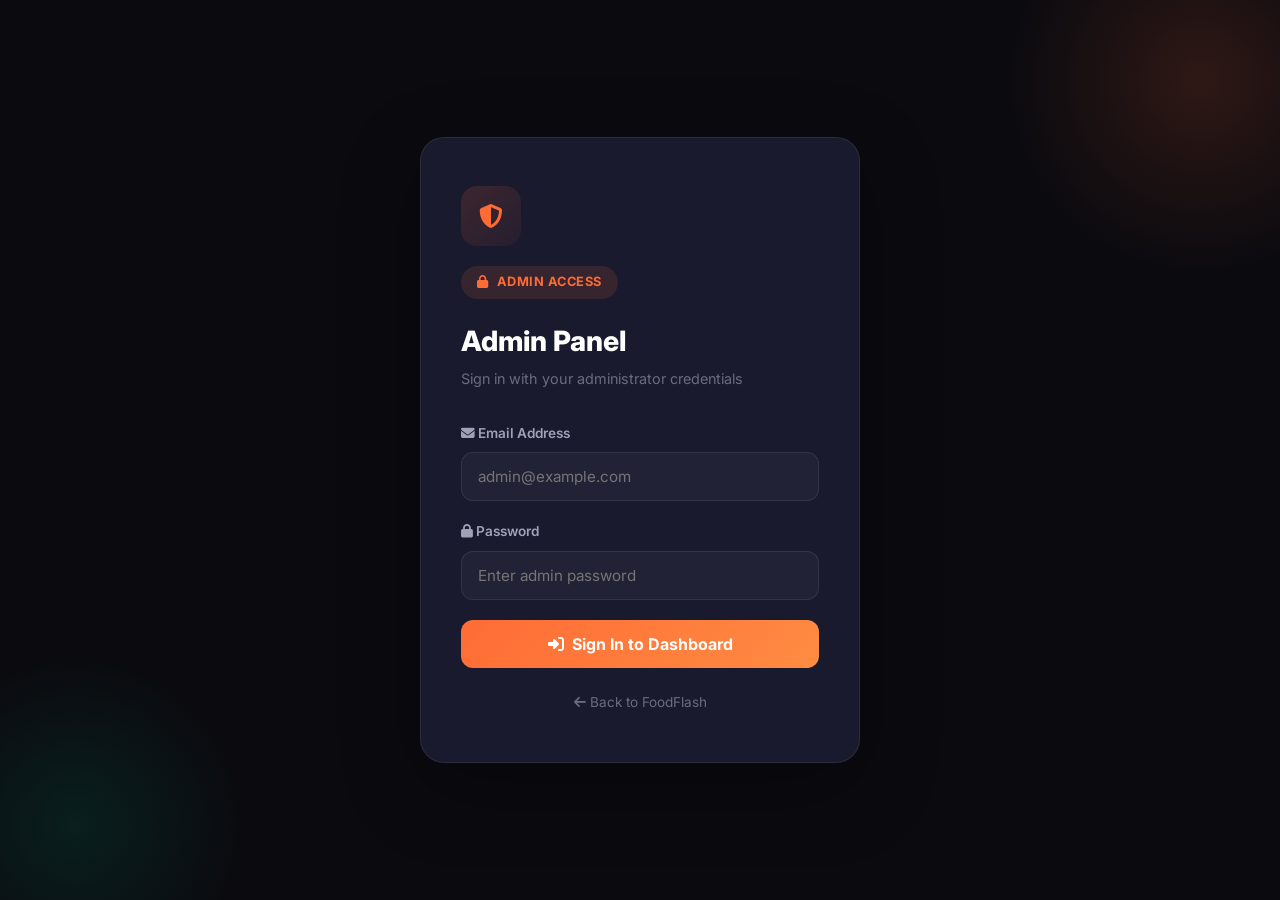
<file: frontend/admin-login.html>
<!DOCTYPE html>
<html lang="en">
<head>
  <meta charset="UTF-8">
  <meta name="viewport" content="width=device-width, initial-scale=1.0">
  <meta name="description" content="FoodFlash Admin Panel — Login to manage restaurants, orders, and analytics.">
  <title>Admin Login — FoodFlash</title>
  <link rel="stylesheet" href="css/styles.css">
  <link rel="stylesheet" href="https://cdnjs.cloudflare.com/ajax/libs/font-awesome/6.5.1/css/all.min.css">
  <style>
    .admin-login-page {
      min-height: 100vh;
      display: flex;
      align-items: center;
      justify-content: center;
      background: var(--bg-primary);
      position: relative;
      overflow: hidden;
    }
    .admin-login-page::before {
      content: '';
      position: absolute;
      top: -120px; right: -120px;
      width: 400px; height: 400px;
      border-radius: 50%;
      background: radial-gradient(circle, rgba(255,107,53,0.15), transparent 70%);
      pointer-events: none;
    }
    .admin-login-page::after {
      content: '';
      position: absolute;
      bottom: -100px; left: -100px;
      width: 350px; height: 350px;
      border-radius: 50%;
      background: radial-gradient(circle, rgba(6,214,160,0.1), transparent 70%);
      pointer-events: none;
    }
    .admin-login-card {
      background: var(--bg-card);
      border: 1px solid var(--border-glass);
      border-radius: 24px;
      padding: 48px 40px;
      max-width: 440px;
      width: 90%;
      backdrop-filter: blur(20px);
      box-shadow: 0 24px 80px rgba(0,0,0,0.25);
      position: relative;
      z-index: 1;
      animation: slideUp 0.5s ease;
    }
    @keyframes slideUp {
      from { opacity: 0; transform: translateY(30px); }
      to { opacity: 1; transform: translateY(0); }
    }
    .admin-badge {
      display: inline-flex;
      align-items: center;
      gap: 8px;
      padding: 6px 16px;
      border-radius: 50px;
      background: rgba(255,107,53,0.12);
      color: var(--accent-orange);
      font-size: 0.8rem;
      font-weight: 700;
      letter-spacing: 0.5px;
      text-transform: uppercase;
      margin-bottom: 20px;
    }
    .admin-login-card h2 {
      font-size: 1.75rem;
      font-weight: 800;
      margin-bottom: 4px;
    }
    .admin-login-card .subtitle {
      color: var(--text-muted);
      font-size: 0.9rem;
      margin-bottom: 32px;
    }
    .admin-login-card .form-group {
      margin-bottom: 20px;
    }
    .admin-login-card label {
      display: block;
      font-size: 0.85rem;
      font-weight: 600;
      margin-bottom: 8px;
      color: var(--text-secondary);
    }
    .admin-login-card .form-input {
      width: 100%;
      padding: 14px 16px;
      border-radius: 12px;
      border: 1px solid var(--border-glass);
      background: var(--bg-glass);
      color: var(--text-primary);
      font-size: 0.95rem;
      transition: border-color 0.2s, box-shadow 0.2s;
    }
    .admin-login-card .form-input:focus {
      outline: none;
      border-color: var(--accent-orange);
      box-shadow: 0 0 0 3px rgba(255,107,53,0.15);
    }
    .login-btn {
      width: 100%;
      padding: 14px;
      border: none;
      border-radius: 12px;
      background: linear-gradient(135deg, var(--accent-orange), #ff8c42);
      color: #fff;
      font-size: 1rem;
      font-weight: 700;
      cursor: pointer;
      display: flex;
      align-items: center;
      justify-content: center;
      gap: 8px;
      transition: transform 0.15s, box-shadow 0.2s;
      margin-top: 8px;
    }
    .login-btn:hover {
      transform: translateY(-2px);
      box-shadow: 0 8px 24px rgba(255,107,53,0.3);
    }
    .login-btn:disabled {
      opacity: 0.7;
      cursor: not-allowed;
      transform: none;
    }
    .back-link {
      display: block;
      text-align: center;
      margin-top: 24px;
      color: var(--text-muted);
      font-size: 0.85rem;
      text-decoration: none;
      transition: color 0.2s;
    }
    .back-link:hover { color: var(--accent-orange); }
    .error-msg {
      background: rgba(231,76,60,0.12);
      color: #e74c3c;
      padding: 12px 16px;
      border-radius: 10px;
      font-size: 0.85rem;
      margin-bottom: 20px;
      display: none;
      align-items: center;
      gap: 8px;
    }
    .error-msg.show { display: flex; }
    .lock-icon {
      width: 60px; height: 60px;
      border-radius: 16px;
      background: linear-gradient(135deg, rgba(255,107,53,0.15), rgba(255,107,53,0.05));
      display: flex; align-items: center; justify-content: center;
      font-size: 1.5rem; color: var(--accent-orange);
      margin-bottom: 20px;
    }
  </style>
</head>
<body>
  <div class="admin-login-page">
    <div class="admin-login-card">
      <div class="lock-icon"><i class="fas fa-shield-halved"></i></div>
      <div class="admin-badge"><i class="fas fa-lock"></i> Admin Access</div>
      <h2>Admin Panel</h2>
      <p class="subtitle">Sign in with your administrator credentials</p>

      <div class="error-msg" id="errorMsg">
        <i class="fas fa-exclamation-circle"></i>
        <span id="errorText">Invalid credentials</span>
      </div>

      <form id="adminLoginForm">
        <div class="form-group">
          <label for="adminEmail"><i class="fas fa-envelope"></i> Email Address</label>
          <input type="email" id="adminEmail" class="form-input" placeholder="admin@example.com" required>
        </div>
        <div class="form-group">
          <label for="adminPassword"><i class="fas fa-lock"></i> Password</label>
          <input type="password" id="adminPassword" class="form-input" placeholder="Enter admin password" required>
        </div>
        <button type="submit" class="login-btn" id="adminLoginBtn">
          <i class="fas fa-sign-in-alt"></i> Sign In to Dashboard
        </button>
      </form>

      <a href="index.html" class="back-link"><i class="fas fa-arrow-left"></i> Back to FoodFlash</a>
    </div>
  </div>

  <script src="js/app.js"></script>
  <script>
    const API = window.FOODFLASH_API || 'http://localhost:5000/api';

    // If already logged in as admin, redirect
    (function() {
      const user = JSON.parse(localStorage.getItem('foodflash_user') || 'null');
      if (user && user.role === 'admin') {
        window.location.href = 'admin.html';
      }
    })();

    document.getElementById('adminLoginForm').addEventListener('submit', async (e) => {
      e.preventDefault();
      const email = document.getElementById('adminEmail').value;
      const password = document.getElementById('adminPassword').value;
      const btn = document.getElementById('adminLoginBtn');
      const errorDiv = document.getElementById('errorMsg');
      const errorText = document.getElementById('errorText');

      errorDiv.classList.remove('show');
      btn.disabled = true;
      btn.innerHTML = '<i class="fas fa-spinner fa-spin"></i> Signing in...';

      try {
        const res = await fetch(`${API}/auth/login`, {
          method: 'POST',
          headers: { 'Content-Type': 'application/json' },
          body: JSON.stringify({ email, password })
        });
        const data = await res.json();

        if (!res.ok) {
          throw new Error(data.error || 'Invalid email or password');
        }

        // Check if user has admin role
        if (data.user.role !== 'admin') {
          throw new Error('Access denied. This login is for admin accounts only.');
        }

        // Store auth data
        localStorage.setItem('foodflash_token', data.token);
        localStorage.setItem('foodflash_user', JSON.stringify(data.user));

        showToast('Admin login successful! Redirecting...');
        setTimeout(() => { window.location.href = 'admin.html'; }, 800);

      } catch (err) {
        errorText.textContent = err.message;
        errorDiv.classList.add('show');
        btn.disabled = false;
        btn.innerHTML = '<i class="fas fa-sign-in-alt"></i> Sign In to Dashboard';
      }
    });
  </script>
</body>
</html>
</file>
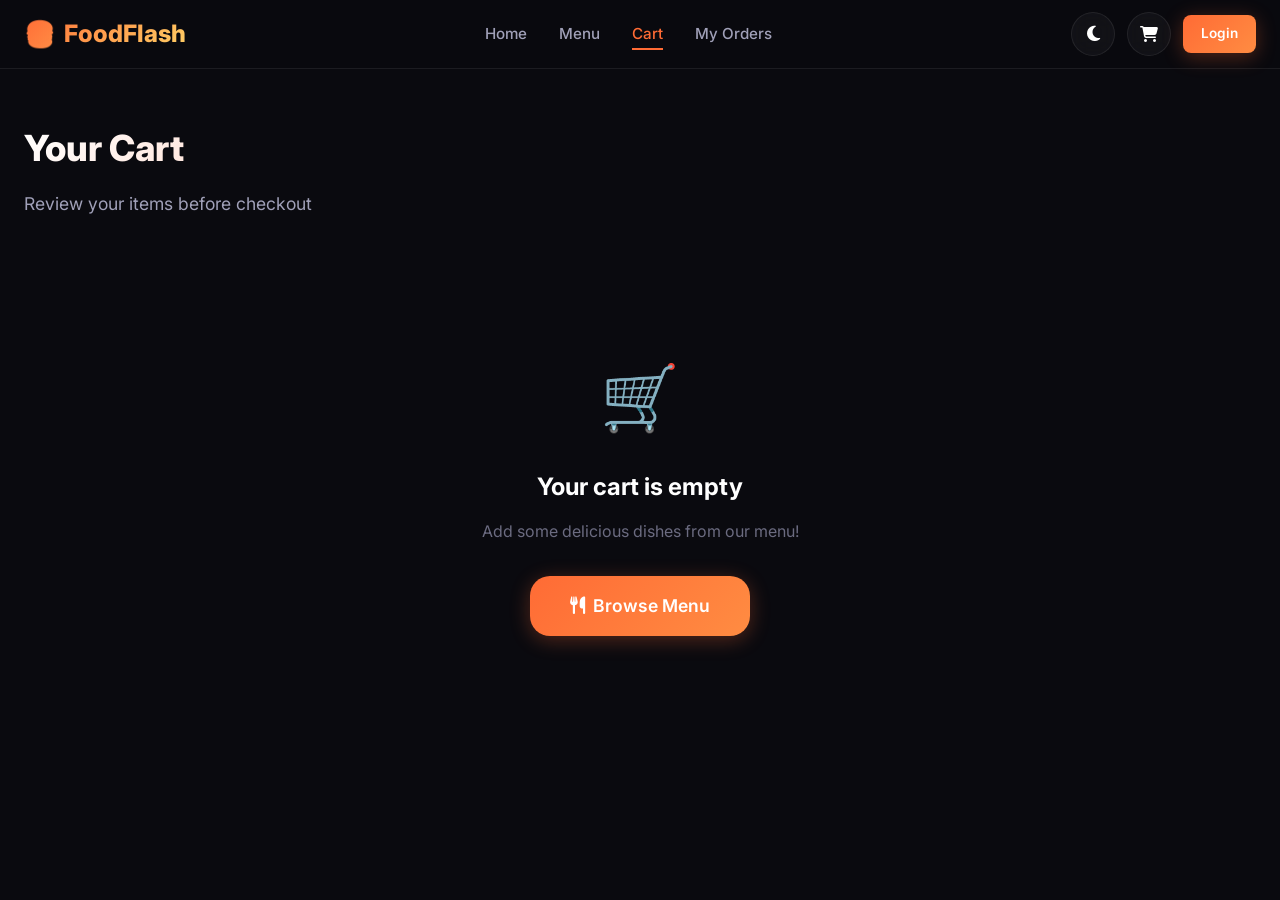
<file: frontend/cart.html>
<!DOCTYPE html>
<html lang="en">
<head>
  <meta charset="UTF-8">
  <meta name="viewport" content="width=device-width, initial-scale=1.0">
  <meta name="description" content="Your FoodFlash shopping cart. Review items, adjust quantities, and proceed to checkout.">
  <title>Cart — FoodFlash</title>
  <link rel="stylesheet" href="css/styles.css">
  <link rel="stylesheet" href="https://cdnjs.cloudflare.com/ajax/libs/font-awesome/6.5.1/css/all.min.css">
</head>
<body>
  <nav class="navbar scrolled" id="navbar">
    <div class="container">
      <a href="index.html" class="nav-logo"><span>🍔</span> FoodFlash</a>
      <div class="nav-links" id="navLinks">
        <a href="index.html">Home</a><a href="menu.html">Menu</a>
        <a href="cart.html" class="active">Cart</a><a href="orders.html">My Orders</a>
      </div>
      <div class="nav-actions">
        <button class="theme-toggle" id="themeToggle" aria-label="Toggle theme">
          <i class="fas fa-moon"></i><i class="fas fa-sun"></i>
        </button>
        <a href="cart.html" class="btn-icon cart-btn"><i class="fas fa-cart-shopping"></i><span class="cart-count" id="navCartCount">0</span></a>
        <a href="login.html" class="btn btn-primary btn-sm">Login</a>
        <button class="hamburger" id="hamburger"><span></span><span></span><span></span></button>
      </div>
    </div>
  </nav>

  <main class="section" style="padding-top:120px;">
    <div class="container">
      <h1 class="section-title">Your Cart</h1>
      <p class="section-subtitle" id="cartSubtitle">Review your items before checkout</p>

      <!-- Empty state -->
      <div id="emptyCart" style="display:none;text-align:center;padding:80px 0;">
        <div style="font-size:4rem;margin-bottom:20px;">🛒</div>
        <h2 style="margin-bottom:12px;">Your cart is empty</h2>
        <p style="color:var(--text-muted);margin-bottom:32px;">Add some delicious dishes from our menu!</p>
        <a href="menu.html" class="btn btn-primary btn-lg"><i class="fas fa-utensils"></i> Browse Menu</a>
      </div>

      <!-- Cart content -->
      <div class="cart-container" id="cartContent" style="display:none;">
        <div>
          <div class="cart-items" id="cartItemsList"></div>
        </div>
        <div class="cart-summary" id="cartSummary">
          <h3>Order Summary</h3>
          <div class="cart-summary-row"><span>Subtotal</span><span id="subtotal">₹0</span></div>
          <div class="cart-summary-row"><span>Taxes (5% GST)</span><span id="taxes">₹0</span></div>
          <div style="margin:20px 0;">
            <div class="search-bar" style="margin-bottom:0;max-width:100%;padding:10px 16px;">
              <i class="fas fa-tag search-icon"></i>
              <input type="text" id="couponInput" placeholder="Enter coupon code">
              <button class="btn btn-sm btn-secondary" id="applyCoupon">Apply</button>
            </div>
          </div>
          <div class="cart-summary-row" id="discountRow" style="display:none;color:var(--accent-green);">
            <span>Discount</span><span id="discount">-₹0</span>
          </div>
          <div class="cart-summary-row total"><span>Total</span><span id="totalAmount">₹0</span></div>
          <button class="btn btn-primary btn-lg" style="width:100%;margin-top:20px;" id="checkoutBtn">
            <i class="fas fa-lock"></i> Proceed to Checkout
          </button>
          <p style="text-align:center;font-size:0.8rem;color:var(--text-muted);margin-top:12px;">
            <i class="fas fa-shield-alt"></i> Secured by Razorpay
          </p>
        </div>
      </div>
    </div>
  </main>

  <script src="https://checkout.razorpay.com/v1/checkout.js"></script>
  <script src="js/app.js"></script>
  <script src="js/auth.js"></script>
  <script src="js/cart.js"></script>

</body>
</html>
</file>
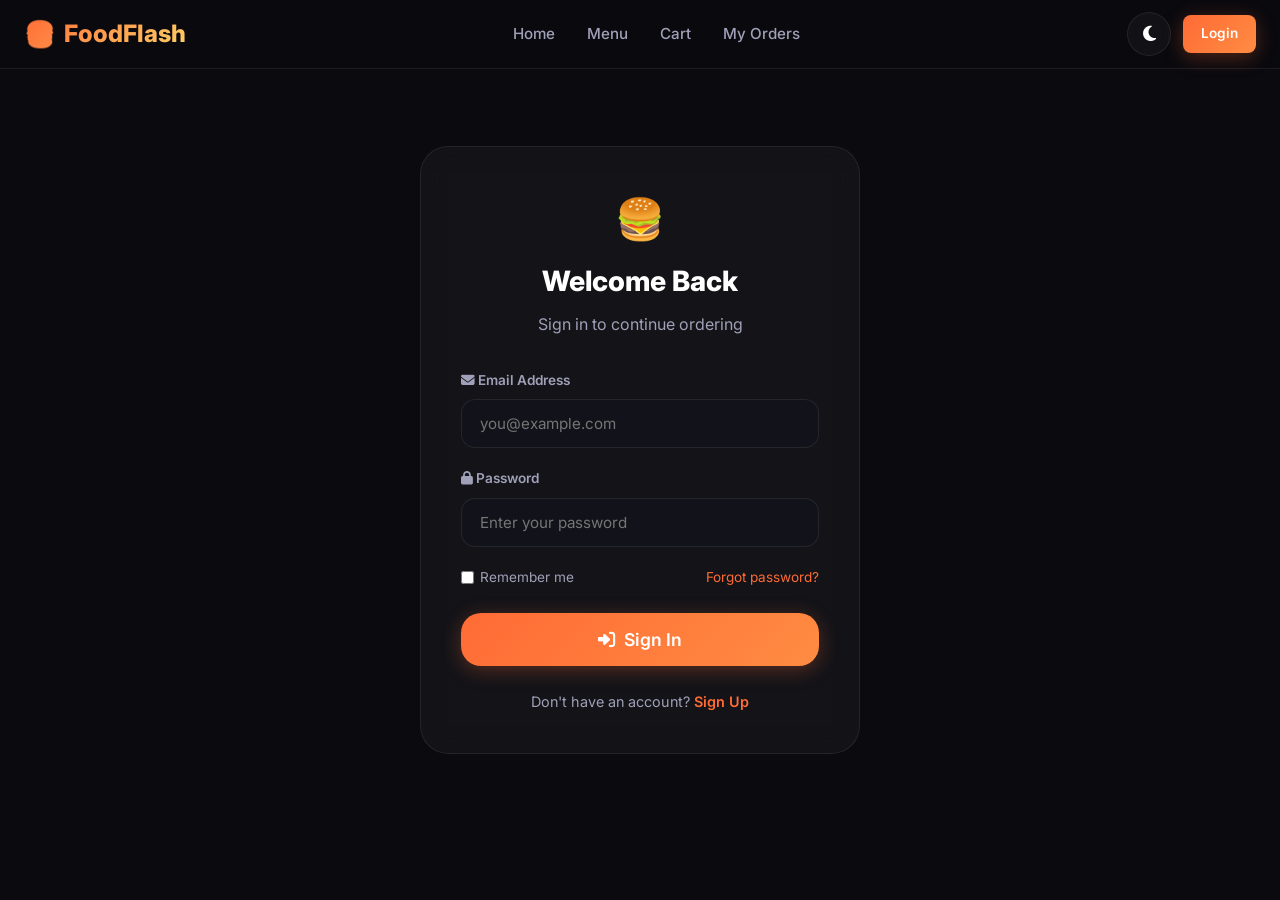
<file: frontend/login.html>
<!DOCTYPE html>
<html lang="en">
<head>
  <meta charset="UTF-8">
  <meta name="viewport" content="width=device-width, initial-scale=1.0">
  <meta name="description" content="Login to your FoodFlash account to order food and track deliveries.">
  <title>Login — FoodFlash</title>
  <link rel="stylesheet" href="css/styles.css">
  <link rel="stylesheet" href="https://cdnjs.cloudflare.com/ajax/libs/font-awesome/6.5.1/css/all.min.css">
</head>
<body>
  <nav class="navbar scrolled" id="navbar">
    <div class="container">
      <a href="index.html" class="nav-logo"><span>🍔</span> FoodFlash</a>
      <div class="nav-links" id="navLinks">
        <a href="index.html">Home</a><a href="menu.html">Menu</a>
        <a href="cart.html">Cart</a><a href="orders.html">My Orders</a>
      </div>
      <div class="nav-actions">
        <button class="theme-toggle" id="themeToggle" aria-label="Toggle theme">
          <i class="fas fa-moon"></i><i class="fas fa-sun"></i>
        </button>
        <a href="login.html" class="btn btn-primary btn-sm active">Login</a>
        <button class="hamburger" id="hamburger"><span></span><span></span><span></span></button>
      </div>
    </div>
  </nav>

  <div class="auth-page">
    <div class="auth-card animate-in">
      <div style="text-align:center;margin-bottom:8px;font-size:2.5rem;">🍔</div>
      <h2 style="text-align:center;">Welcome Back</h2>
      <p class="subtitle" style="text-align:center;">Sign in to continue ordering</p>
      <form id="loginForm">
        <div class="form-group">
          <label for="email"><i class="fas fa-envelope"></i> Email Address</label>
          <input type="email" id="email" class="form-input" placeholder="you@example.com" required>
        </div>
        <div class="form-group">
          <label for="password"><i class="fas fa-lock"></i> Password</label>
          <input type="password" id="password" class="form-input" placeholder="Enter your password" required>
        </div>
        <div style="display:flex;justify-content:space-between;align-items:center;margin-bottom:24px;font-size:0.85rem;">
          <label style="display:flex;align-items:center;gap:6px;color:var(--text-secondary);cursor:pointer;">
            <input type="checkbox" style="accent-color:var(--accent-orange);"> Remember me
          </label>
          <a href="#" style="color:var(--accent-orange);">Forgot password?</a>
        </div>
        <button type="submit" class="btn btn-primary btn-lg" style="width:100%;">
          <i class="fas fa-sign-in-alt"></i> Sign In
        </button>
      </form>

      <p style="text-align:center;margin-top:24px;font-size:0.9rem;color:var(--text-secondary);">
        Don't have an account? <a href="register.html" style="color:var(--accent-orange);font-weight:600;">Sign Up</a>
      </p>
    </div>
  </div>


  <script src="js/app.js"></script>
  <script src="js/auth.js"></script>
</body>
</html>
</file>
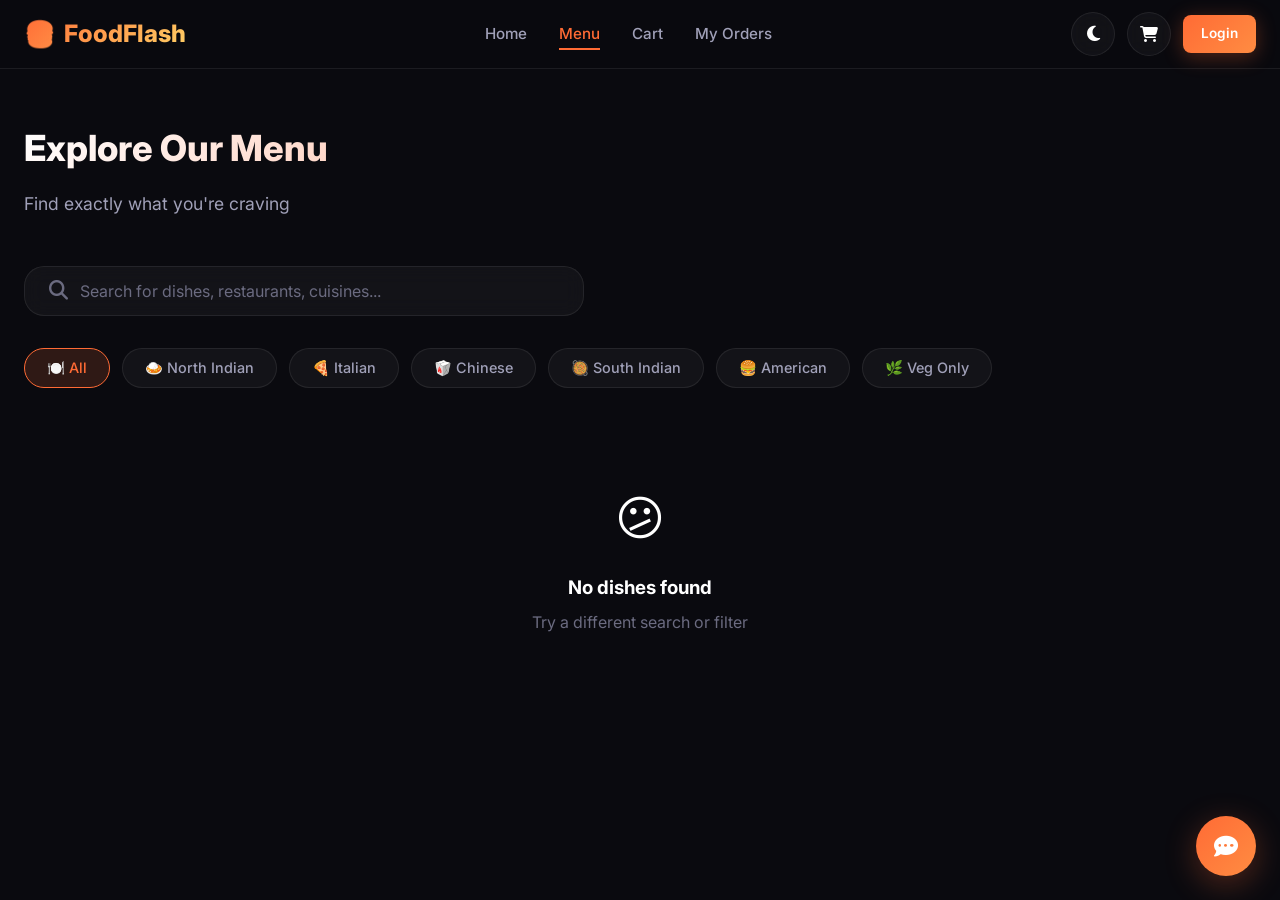
<file: frontend/menu.html>
<!DOCTYPE html>
<html lang="en">
<head>
  <meta charset="UTF-8">
  <meta name="viewport" content="width=device-width, initial-scale=1.0">
  <meta name="description" content="Browse the FoodFlash menu — filter by cuisine, veg/non-veg, price range, and search for your favourite dishes.">
  <title>Menu — FoodFlash</title>
  <link rel="stylesheet" href="css/styles.css">
  <link rel="stylesheet" href="https://cdnjs.cloudflare.com/ajax/libs/font-awesome/6.5.1/css/all.min.css">
</head>
<body>
  <!-- NAVBAR -->
  <nav class="navbar scrolled" id="navbar">
    <div class="container">
      <a href="index.html" class="nav-logo"><span>🍔</span> FoodFlash</a>
      <div class="nav-links" id="navLinks">
        <a href="index.html">Home</a>
        <a href="menu.html" class="active">Menu</a>
        <a href="cart.html">Cart</a>
        <a href="orders.html">My Orders</a>
      </div>
      <div class="nav-actions">
        <button class="theme-toggle" id="themeToggle" aria-label="Toggle theme">
          <i class="fas fa-moon"></i><i class="fas fa-sun"></i>
        </button>
        <a href="cart.html" class="btn-icon cart-btn"><i class="fas fa-cart-shopping"></i><span class="cart-count" id="navCartCount">0</span></a>
        <a href="login.html" class="btn btn-primary btn-sm">Login</a>
        <button class="hamburger" id="hamburger"><span></span><span></span><span></span></button>
      </div>
    </div>
  </nav>

  <main class="section" style="padding-top:120px;">
    <div class="container">
      <h1 class="section-title">Explore Our Menu</h1>
      <p class="section-subtitle">Find exactly what you're craving</p>

      <!-- Search -->
      <div class="search-bar" id="searchBar">
        <i class="fas fa-search search-icon"></i>
        <input type="text" id="menuSearch" placeholder="Search for dishes, restaurants, cuisines...">
      </div>

      <!-- Filters -->
      <div class="category-filters" id="categoryFilters">
        <button class="category-chip active" data-cat="all">🍽️ All</button>
        <button class="category-chip" data-cat="north-indian">🍛 North Indian</button>
        <button class="category-chip" data-cat="italian">🍕 Italian</button>
        <button class="category-chip" data-cat="chinese">🥡 Chinese</button>
        <button class="category-chip" data-cat="south-indian">🥘 South Indian</button>
        <button class="category-chip" data-cat="american">🍔 American</button>
        <button class="category-chip" data-cat="veg">🌿 Veg Only</button>
      </div>

      <!-- Menu Grid -->
      <div class="food-grid" id="menuGrid"></div>

      <div id="noResults" style="display:none;text-align:center;padding:60px 0;">
        <div style="font-size:3rem;margin-bottom:16px;">😕</div>
        <h3 style="margin-bottom:8px;">No dishes found</h3>
        <p style="color:var(--text-muted);">Try a different search or filter</p>
      </div>
    </div>
  </main>

  <!-- CHATBOT WIDGET -->
  <button class="chatbot-toggle" id="chatbotToggle"><i class="fas fa-comment-dots"></i></button>
  <div class="chatbot-window" id="chatbotWindow">
    <div class="chatbot-header"><h4><i class="fas fa-robot"></i> FoodFlash AI</h4><p>Powered by Gemini + ChromaDB</p></div>
    <div class="chatbot-messages" id="chatMessages"><div class="chat-msg bot">Hey! 👋 Ask me about any dish or cuisine!</div></div>
    <div class="chatbot-input"><input type="text" id="chatInput" placeholder="Ask me anything..."><button id="chatSend"><i class="fas fa-paper-plane"></i></button></div>
  </div>

  <script src="js/app.js"></script>
  <script src="js/auth.js"></script>
  <script src="js/menu.js"></script>
  <script src="js/chatbot.js"></script>
</body>
</html>
</file>
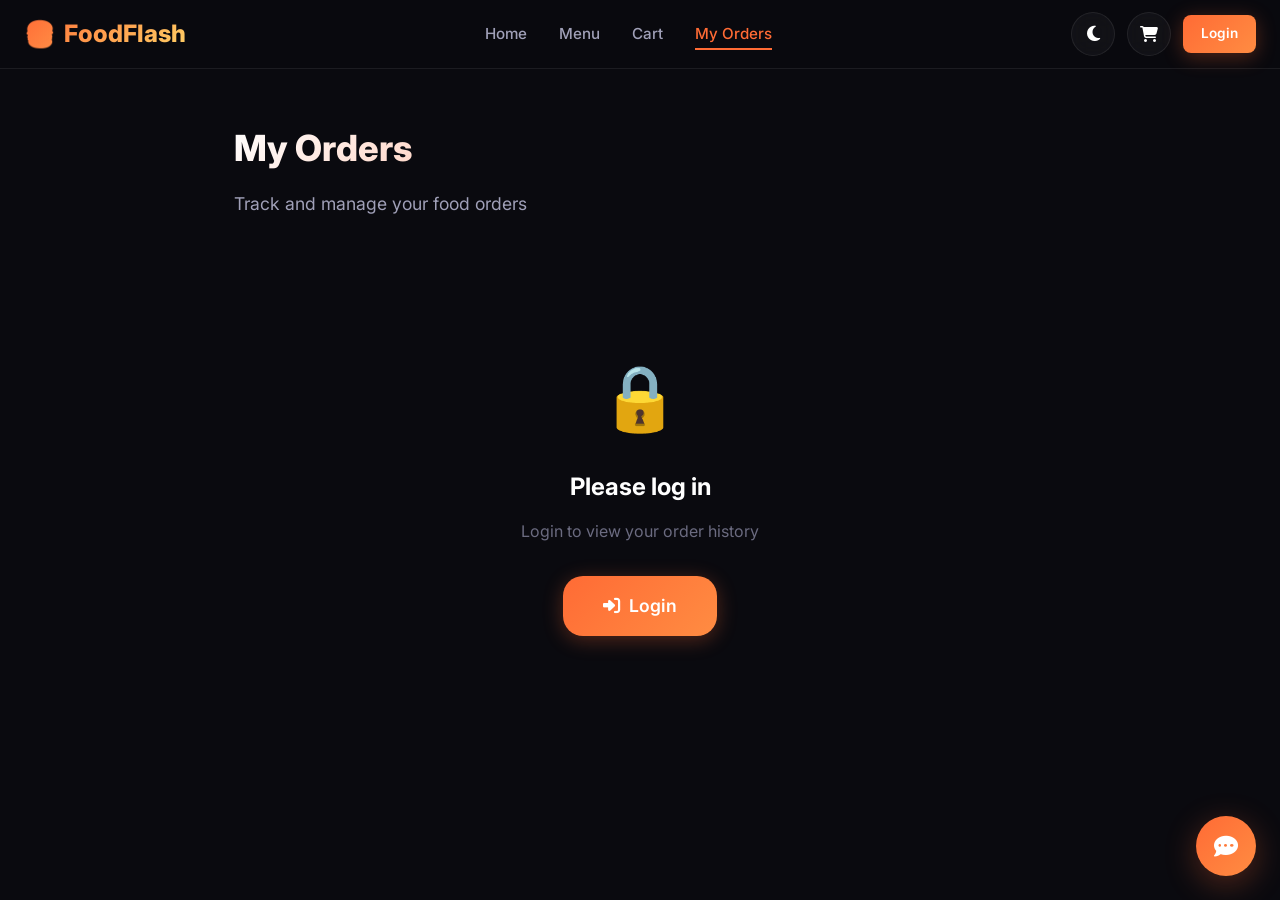
<file: frontend/orders.html>
<!DOCTYPE html>
<html lang="en">
<head>
  <meta charset="UTF-8">
  <meta name="viewport" content="width=device-width, initial-scale=1.0">
  <meta name="description" content="Track your FoodFlash orders and view order history.">
  <title>My Orders — FoodFlash</title>
  <link rel="stylesheet" href="css/styles.css">
  <link rel="stylesheet" href="https://cdnjs.cloudflare.com/ajax/libs/font-awesome/6.5.1/css/all.min.css">
</head>
<body>
  <nav class="navbar scrolled" id="navbar">
    <div class="container">
      <a href="index.html" class="nav-logo"><span>🍔</span> FoodFlash</a>
      <div class="nav-links" id="navLinks">
        <a href="index.html">Home</a><a href="menu.html">Menu</a>
        <a href="cart.html">Cart</a><a href="orders.html" class="active">My Orders</a>
      </div>
      <div class="nav-actions">
        <button class="theme-toggle" id="themeToggle" aria-label="Toggle theme">
          <i class="fas fa-moon"></i><i class="fas fa-sun"></i>
        </button>
        <a href="cart.html" class="btn-icon cart-btn"><i class="fas fa-cart-shopping"></i><span class="cart-count" id="navCartCount">0</span></a>
        <a href="login.html" class="btn btn-primary btn-sm">Login</a>
        <button class="hamburger" id="hamburger"><span></span><span></span><span></span></button>
      </div>
    </div>
  </nav>

  <main class="section" style="padding-top:120px;">
    <div class="container" style="max-width:860px;">
      <h1 class="section-title">My Orders</h1>
      <p class="section-subtitle">Track and manage your food orders</p>

      <!-- Dynamic order cards rendered by orders.js -->
      <div id="ordersContainer">
        <div style="text-align:center;padding:40px 0;">
          <i class="fas fa-spinner fa-spin" style="font-size:2rem;color:var(--accent-orange);"></i>
          <p style="margin-top:16px;color:var(--text-muted);">Loading your orders...</p>
        </div>
      </div>
    </div>
  </main>

  <button class="chatbot-toggle" id="chatbotToggle"><i class="fas fa-comment-dots"></i></button>
  <div class="chatbot-window" id="chatbotWindow">
    <div class="chatbot-header"><h4><i class="fas fa-robot"></i> FoodFlash AI</h4><p>Powered by Gemini + ChromaDB</p></div>
    <div class="chatbot-messages" id="chatMessages"><div class="chat-msg bot">Need help with an order? Ask me!</div></div>
    <div class="chatbot-input"><input type="text" id="chatInput" placeholder="Ask me anything..."><button id="chatSend"><i class="fas fa-paper-plane"></i></button></div>
  </div>

  <script src="js/app.js"></script>
  <script src="js/auth.js"></script>
  <script src="js/orders.js"></script>
  <script src="js/chatbot.js"></script>
</body>
</html>
</file>
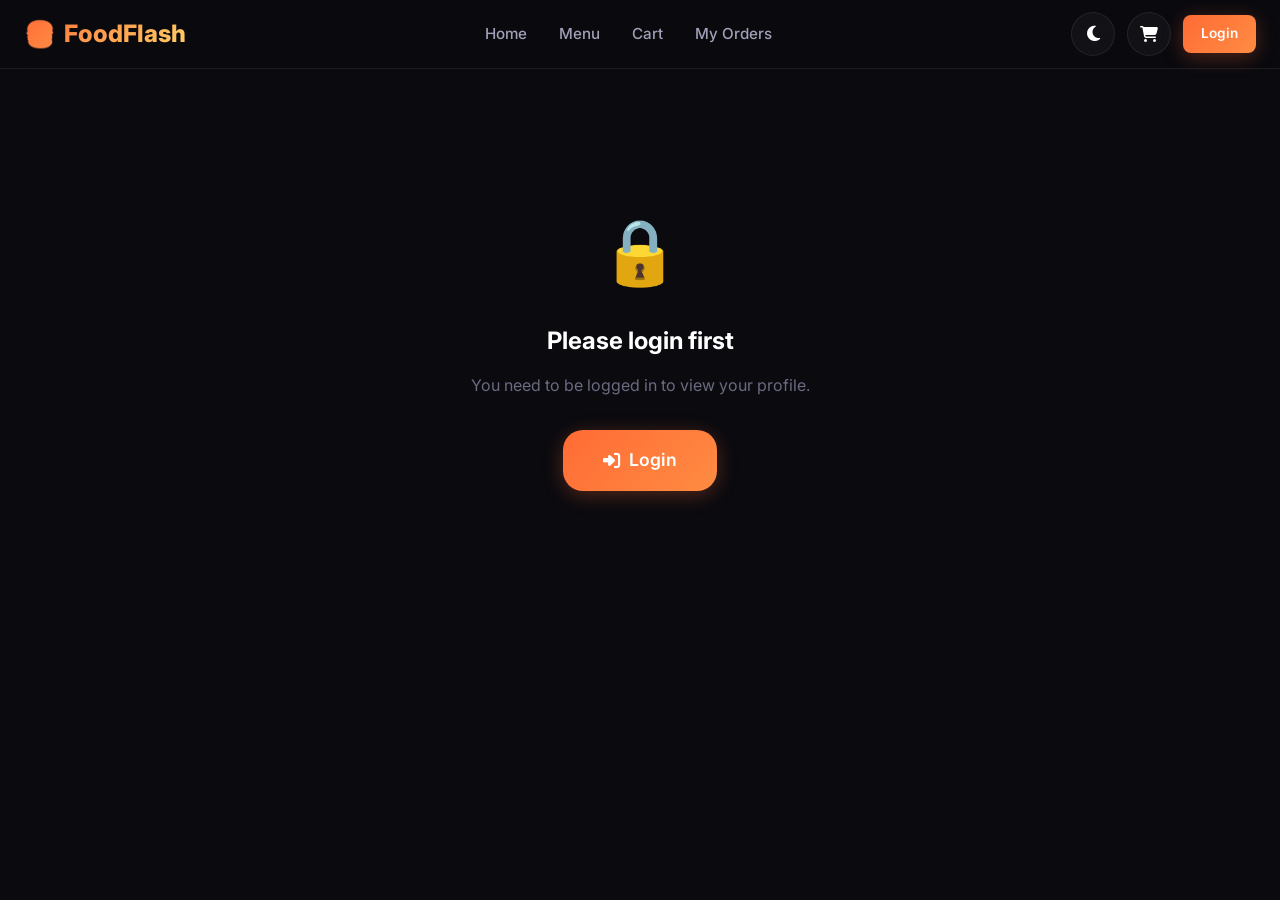
<file: frontend/profile.html>
<!DOCTYPE html>
<html lang="en">
<head>
  <meta charset="UTF-8">
  <meta name="viewport" content="width=device-width, initial-scale=1.0">
  <meta name="description" content="Manage your FoodFlash profile — update name, email, and phone.">
  <title>My Profile — FoodFlash</title>
  <link rel="stylesheet" href="css/styles.css">
  <link rel="stylesheet" href="https://cdnjs.cloudflare.com/ajax/libs/font-awesome/6.5.1/css/all.min.css">
  <style>
    .profile-page { padding-top: 120px; min-height: 100vh; }
    .profile-container { max-width: 720px; margin: 0 auto; }

    /* Profile header with avatar */
    .profile-header {
      display: flex; align-items: center; gap: 24px;
      padding: 32px; border-radius: 20px;
      background: var(--bg-card); border: 1px solid var(--border-glass);
      margin-bottom: 32px; position: relative; overflow: hidden;
    }
    .profile-header::before {
      content: ''; position: absolute; top: 0; left: 0; right: 0; height: 80px;
      background: linear-gradient(135deg, var(--accent-orange), var(--accent-gold));
      opacity: 0.15;
    }
    .profile-avatar {
      width: 90px; height: 90px; border-radius: 50%;
      background: linear-gradient(135deg, var(--accent-orange), var(--accent-gold));
      display: flex; align-items: center; justify-content: center;
      font-size: 2.2rem; color: #fff; font-weight: 800;
      flex-shrink: 0; position: relative; z-index: 1;
      border: 3px solid var(--bg-primary);
      overflow: hidden;
    }
    .profile-avatar img {
      width: 100%; height: 100%; object-fit: cover;
    }
    .profile-header-info { position: relative; z-index: 1; }
    .profile-header-info h2 { font-size: 1.5rem; font-weight: 800; margin-bottom: 4px; }
    .profile-header-info p { color: var(--text-muted); font-size: 0.9rem; }
    .profile-badge {
      display: inline-flex; align-items: center; gap: 4px;
      background: rgba(255,107,53,0.15); color: var(--accent-orange);
      padding: 4px 12px; border-radius: 20px; font-size: 0.75rem;
      font-weight: 600; margin-top: 8px;
    }

    /* Profile form card */
    .profile-card {
      background: var(--bg-card); border: 1px solid var(--border-glass);
      border-radius: 20px; padding: 32px; margin-bottom: 24px;
    }
    .profile-card h3 {
      font-size: 1.15rem; font-weight: 700; margin-bottom: 24px;
      display: flex; align-items: center; gap: 10px;
    }
    .profile-card h3 i {
      width: 36px; height: 36px; border-radius: 10px;
      display: flex; align-items: center; justify-content: center;
      font-size: 0.9rem;
    }
    .profile-form { display: flex; flex-direction: column; gap: 20px; }
    .profile-form .form-row {
      display: grid; grid-template-columns: 1fr 1fr; gap: 16px;
    }
    .profile-form label {
      display: block; font-size: 0.85rem; font-weight: 600;
      color: var(--text-secondary); margin-bottom: 6px;
    }
    .profile-form input, .profile-form textarea {
      width: 100%; padding: 12px 16px; border-radius: 12px;
      background: var(--bg-primary); border: 1px solid var(--border-glass);
      color: var(--text-primary); font-size: 0.95rem;
      font-family: var(--font); transition: all 0.3s ease;
    }
    .profile-form input:focus, .profile-form textarea:focus {
      outline: none; border-color: var(--accent-orange);
      box-shadow: 0 0 0 3px rgba(255,107,53,0.15);
    }
    .profile-form input:disabled {
      opacity: 0.6; cursor: not-allowed;
    }
    .profile-form textarea { resize: vertical; min-height: 80px; }
    .profile-actions {
      display: flex; gap: 12px; justify-content: flex-end; margin-top: 8px;
    }
    .profile-actions .btn { min-width: 140px; }

    /* Danger zone */
    .danger-zone {
      border-color: rgba(239,68,68,0.3);
    }
    .danger-zone h3 i {
      background: rgba(239,68,68,0.15); color: var(--accent-red);
    }

    /* Stats row */
    .profile-stats {
      display: grid; grid-template-columns: repeat(3, 1fr); gap: 16px;
      margin-bottom: 32px;
    }
    .profile-stat {
      background: var(--bg-card); border: 1px solid var(--border-glass);
      border-radius: 16px; padding: 20px; text-align: center;
    }
    .profile-stat-value {
      font-size: 1.5rem; font-weight: 800; color: var(--accent-orange);
    }
    .profile-stat-label {
      font-size: 0.8rem; color: var(--text-muted); margin-top: 4px;
    }

    /* Toast for save confirmation */
    .save-indicator {
      display: inline-flex; align-items: center; gap: 6px;
      color: var(--accent-green); font-size: 0.85rem; font-weight: 600;
      opacity: 0; transition: opacity 0.3s;
    }
    .save-indicator.visible { opacity: 1; }

    @media (max-width: 600px) {
      .profile-header { flex-direction: column; text-align: center; }
      .profile-form .form-row { grid-template-columns: 1fr; }
      .profile-stats { grid-template-columns: 1fr; }
      .profile-actions { flex-direction: column; }
      .profile-actions .btn { width: 100%; }
    }
  </style>
</head>
<body>
  <nav class="navbar scrolled" id="navbar">
    <div class="container">
      <a href="index.html" class="nav-logo"><span>🍔</span> FoodFlash</a>
      <div class="nav-links" id="navLinks">
        <a href="index.html">Home</a><a href="menu.html">Menu</a>
        <a href="cart.html">Cart</a><a href="orders.html">My Orders</a>
      </div>
      <div class="nav-actions">
        <button class="theme-toggle" id="themeToggle" aria-label="Toggle theme">
          <i class="fas fa-moon"></i><i class="fas fa-sun"></i>
        </button>
        <a href="cart.html" class="btn-icon cart-btn"><i class="fas fa-cart-shopping"></i><span class="cart-count" id="navCartCount">0</span></a>
        <a href="login.html" class="btn btn-primary btn-sm">Login</a>
        <button class="hamburger" id="hamburger"><span></span><span></span><span></span></button>
      </div>
    </div>
  </nav>

  <main class="profile-page section">
    <div class="container profile-container">

      <!-- Not logged in state -->
      <div id="notLoggedIn" style="display:none;text-align:center;padding:80px 0;">
        <div style="font-size:4rem;margin-bottom:20px;">🔒</div>
        <h2 style="margin-bottom:12px;">Please login first</h2>
        <p style="color:var(--text-muted);margin-bottom:32px;">You need to be logged in to view your profile.</p>
        <a href="login.html" class="btn btn-primary btn-lg"><i class="fas fa-sign-in-alt"></i> Login</a>
      </div>

      <!-- Profile content -->
      <div id="profileContent" style="display:none;">

        <!-- Profile Header -->
        <div class="profile-header animate-in">
          <div class="profile-avatar" id="profileAvatar">
            <!-- Will be set by JS: initials or Google photo -->
          </div>
          <div class="profile-header-info">
            <h2 id="profileDisplayName">User</h2>
            <p id="profileDisplayEmail">user@example.com</p>
            <div class="profile-badge" id="profileBadge">
              <i class="fas fa-user"></i> <span id="profileRole">Customer</span>
            </div>
          </div>
        </div>

        <!-- Quick Stats -->
        <div class="profile-stats">
          <div class="profile-stat animate-in">
            <div class="profile-stat-value" id="statOrders">0</div>
            <div class="profile-stat-label">Total Orders</div>
          </div>
          <div class="profile-stat animate-in">
            <div class="profile-stat-value" id="statSpent">₹0</div>
            <div class="profile-stat-label">Total Spent</div>
          </div>
          <div class="profile-stat animate-in">
            <div class="profile-stat-value" id="statSince">—</div>
            <div class="profile-stat-label">Member Since</div>
          </div>
        </div>

        <!-- Personal Info -->
        <div class="profile-card animate-in">
          <h3>
            <i style="background:rgba(255,107,53,0.15);color:var(--accent-orange);"><i class="fas fa-user-edit"></i></i>
            Personal Information
            <span class="save-indicator" id="saveIndicator"><i class="fas fa-check-circle"></i> Saved</span>
          </h3>
          <form class="profile-form" id="profileForm">
            <div class="form-row">
              <div>
                <label for="profileName"><i class="fas fa-user"></i> Full Name</label>
                <input type="text" id="profileName" placeholder="Your full name" required>
              </div>
              <div>
                <label for="profileEmail"><i class="fas fa-envelope"></i> Email Address</label>
                <input type="email" id="profileEmail" placeholder="you@example.com" required>
              </div>
            </div>
            <div class="form-row">
              <div>
                <label for="profilePhone"><i class="fas fa-phone"></i> Phone Number</label>
                <input type="tel" id="profilePhone" placeholder="+91 98765 43210">
              </div>
              <div>
                <label for="profileProvider"><i class="fas fa-shield-alt"></i> Login Method</label>
                <input type="text" id="profileProvider" disabled>
              </div>
            </div>
            <div class="profile-actions">
              <button type="button" class="btn btn-secondary" id="resetBtn">
                <i class="fas fa-undo"></i> Reset
              </button>
              <button type="submit" class="btn btn-primary" id="saveBtn">
                <i class="fas fa-save"></i> Save Changes
              </button>
            </div>
          </form>
        </div>

        <!-- Danger Zone -->
        <div class="profile-card danger-zone animate-in">
          <h3>
            <i><i class="fas fa-exclamation-triangle"></i></i>
            Account Actions
          </h3>
          <div style="display:flex;gap:12px;flex-wrap:wrap;">
            <button class="btn btn-secondary" id="logoutBtn" style="border-color:var(--accent-red);color:var(--accent-red);">
              <i class="fas fa-sign-out-alt"></i> Logout
            </button>
            <button class="btn btn-secondary" id="clearCartBtn">
              <i class="fas fa-trash"></i> Clear Cart
            </button>
          </div>
        </div>

      </div>
    </div>
  </main>

  <script src="js/app.js"></script>
  <script src="js/auth.js"></script>
  <script>
    const API = window.FOODFLASH_API || 'http://localhost:5000/api';
    let originalData = {};

    function loadProfile() {
      const user = getUser();
      if (!user) {
        document.getElementById('notLoggedIn').style.display = 'block';
        document.getElementById('profileContent').style.display = 'none';
        return;
      }

      document.getElementById('notLoggedIn').style.display = 'none';
      document.getElementById('profileContent').style.display = 'block';

      // Avatar
      const avatar = document.getElementById('profileAvatar');
      if (user.photo) {
        avatar.innerHTML = `<img src="${user.photo}" alt="${user.name}" onerror="this.parentElement.textContent='${(user.name||'U')[0].toUpperCase()}'">`;
      } else {
        avatar.textContent = (user.name || 'U')[0].toUpperCase();
      }

      // Header info
      document.getElementById('profileDisplayName').textContent = user.name || 'User';
      document.getElementById('profileDisplayEmail').textContent = user.email || '';
      document.getElementById('profileRole').textContent = (user.role || 'customer').charAt(0).toUpperCase() + (user.role || 'customer').slice(1);

      // Form fields
      document.getElementById('profileName').value = user.name || '';
      document.getElementById('profileEmail').value = user.email || '';
      document.getElementById('profilePhone').value = user.phone || '';
      // removed address field
      document.getElementById('profileProvider').value = user.provider === 'google' ? '🔗 Google Account' : '🔑 Email & Password';

      // Save original for reset
      originalData = { name: user.name || '', email: user.email || '', phone: user.phone || '' };

      // Stats (fetched from API)
      loadStats();
    }

    async function loadStats() {
      const token = getToken();
      let orders = 0, spent = 0;

      if (token) {
        try {
          const r = await fetch(`${API}/orders`, { headers: { 'Authorization': `Bearer ${token}` } });
          if (r.ok) {
            const d = await r.json();
            orders = d.orders?.length || 0;
            spent = d.orders?.reduce((s, o) => s + (o.final_amount || o.total_amount || 0), 0) || 0;
          }
        } catch {}
      }



      document.getElementById('statOrders').textContent = orders;
      document.getElementById('statSpent').textContent = `₹${spent.toLocaleString('en-IN')}`;

      const user = getUser();
      if (user?.created_at) {
        const d = new Date(user.created_at);
        document.getElementById('statSince').textContent = d.toLocaleDateString('en-IN', { month: 'short', year: 'numeric' });
      } else {
        document.getElementById('statSince').textContent = 'Apr 2026';
      }
    }

    // Save profile
    document.getElementById('profileForm')?.addEventListener('submit', async (e) => {
      e.preventDefault();
      const btn = document.getElementById('saveBtn');
      btn.disabled = true;
      btn.innerHTML = '<i class="fas fa-spinner fa-spin"></i> Saving...';

      const updated = {
        name: document.getElementById('profileName').value.trim(),
        email: document.getElementById('profileEmail').value.trim(),
        phone: document.getElementById('profilePhone').value.trim()
      };

      // Try updating via API
      const token = getToken();
      if (token) {
        try {
          await fetch(`${API}/auth/profile`, {
            method: 'PUT',
            headers: { 'Content-Type': 'application/json', 'Authorization': `Bearer ${token}` },
            body: JSON.stringify(updated)
          });
        } catch {}
      }

      // Update local storage
      const user = getUser();
      setUser({ ...user, ...updated });
      originalData = { ...updated };

      // Update header
      document.getElementById('profileDisplayName').textContent = updated.name;
      document.getElementById('profileDisplayEmail').textContent = updated.email;

      // Update avatar initial if no photo
      if (!user?.photo) {
        document.getElementById('profileAvatar').textContent = (updated.name || 'U')[0].toUpperCase();
      }

      btn.disabled = false;
      btn.innerHTML = '<i class="fas fa-save"></i> Save Changes';

      const indicator = document.getElementById('saveIndicator');
      indicator.classList.add('visible');
      setTimeout(() => indicator.classList.remove('visible'), 2500);
      showToast('Profile updated successfully! ✅');
    });

    // Reset form
    document.getElementById('resetBtn')?.addEventListener('click', () => {
      document.getElementById('profileName').value = originalData.name;
      document.getElementById('profileEmail').value = originalData.email;
      document.getElementById('profilePhone').value = originalData.phone;
      // removed address
      showToast('Changes reverted');
    });

    // Logout
    document.getElementById('logoutBtn')?.addEventListener('click', () => {
      logout();
    });

    // Clear cart
    document.getElementById('clearCartBtn')?.addEventListener('click', () => {
      if (confirm('Clear all items from your cart?')) {
        saveCart([]);
        showToast('Cart cleared');
      }
    });

    loadProfile();
  </script>
</body>
</html>
</file>
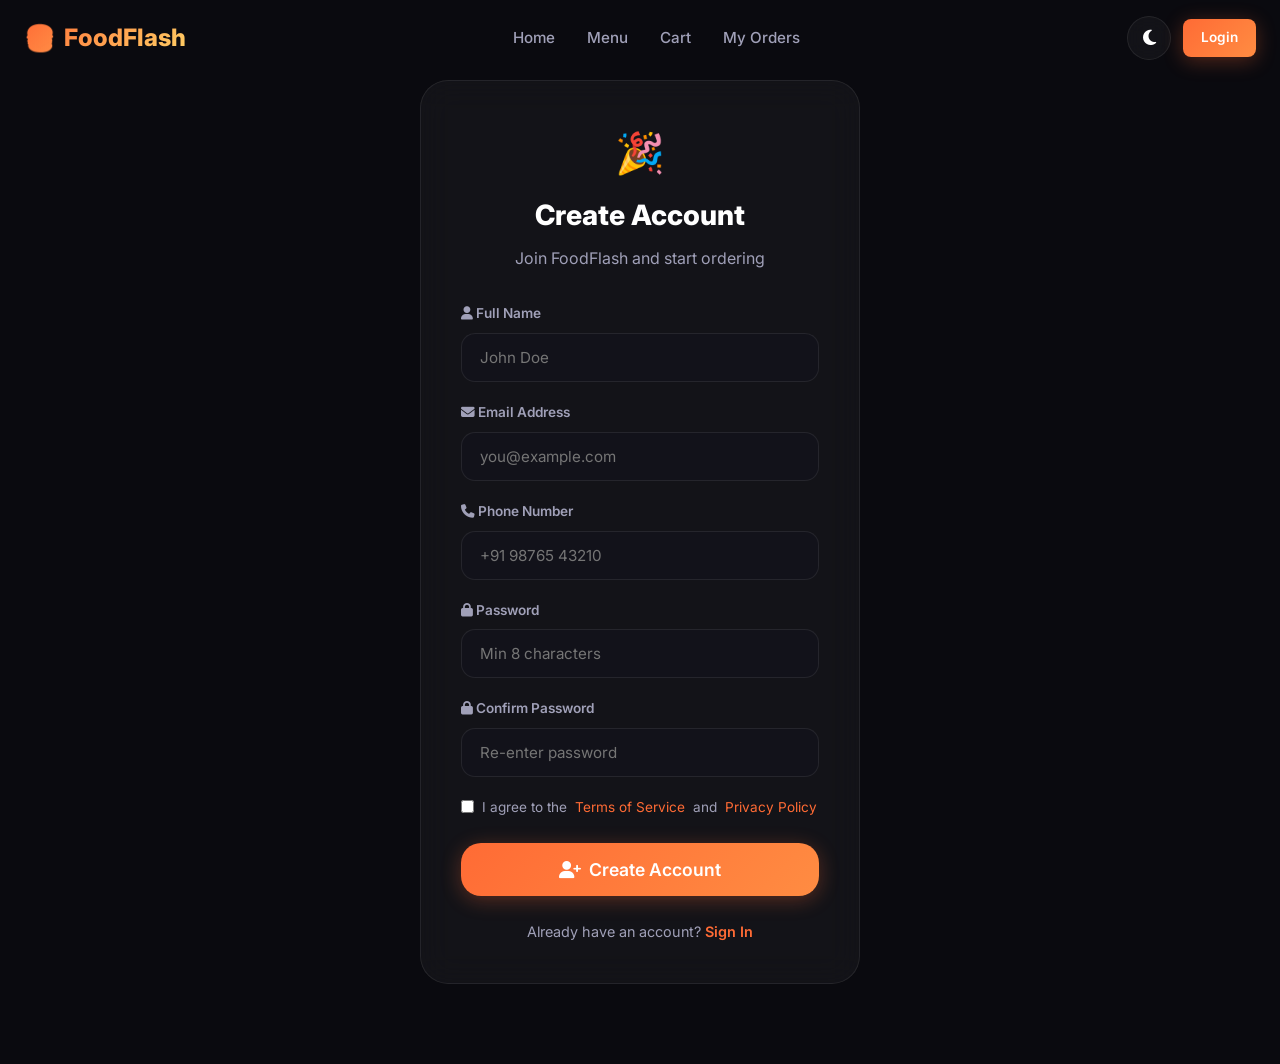
<file: frontend/register.html>
<!DOCTYPE html>
<html lang="en">
<head>
  <meta charset="UTF-8">
  <meta name="viewport" content="width=device-width, initial-scale=1.0">
  <meta name="description" content="Create your FoodFlash account and start ordering delicious food.">
  <title>Register — FoodFlash</title>
  <link rel="stylesheet" href="css/styles.css">
  <link rel="stylesheet" href="https://cdnjs.cloudflare.com/ajax/libs/font-awesome/6.5.1/css/all.min.css">
</head>
<body>
  <nav class="navbar scrolled" id="navbar">
    <div class="container">
      <a href="index.html" class="nav-logo"><span>🍔</span> FoodFlash</a>
      <div class="nav-links" id="navLinks">
        <a href="index.html">Home</a><a href="menu.html">Menu</a>
        <a href="cart.html">Cart</a><a href="orders.html">My Orders</a>
      </div>
      <div class="nav-actions">
        <button class="theme-toggle" id="themeToggle" aria-label="Toggle theme">
          <i class="fas fa-moon"></i><i class="fas fa-sun"></i>
        </button>
        <a href="login.html" class="btn btn-primary btn-sm">Login</a>
        <button class="hamburger" id="hamburger"><span></span><span></span><span></span></button>
      </div>
    </div>
  </nav>

  <div class="auth-page">
    <div class="auth-card animate-in">
      <div style="text-align:center;margin-bottom:8px;font-size:2.5rem;">🎉</div>
      <h2 style="text-align:center;">Create Account</h2>
      <p class="subtitle" style="text-align:center;">Join FoodFlash and start ordering</p>
      <form id="registerForm">
        <div class="form-group">
          <label for="fullName"><i class="fas fa-user"></i> Full Name</label>
          <input type="text" id="name" class="form-input" placeholder="John Doe" required>
        </div>
        <div class="form-group">
          <label for="regEmail"><i class="fas fa-envelope"></i> Email Address</label>
          <input type="email" id="regEmail" class="form-input" placeholder="you@example.com" required>
        </div>
        <div class="form-group">
          <label for="phone"><i class="fas fa-phone"></i> Phone Number</label>
          <input type="tel" id="phone" class="form-input" placeholder="+91 98765 43210" required>
        </div>
        <div class="form-group">
          <label for="regPassword"><i class="fas fa-lock"></i> Password</label>
          <input type="password" id="regPassword" class="form-input" placeholder="Min 8 characters" required minlength="8">
        </div>
        <div class="form-group">
          <label for="confirmPassword"><i class="fas fa-lock"></i> Confirm Password</label>
          <input type="password" id="confirmPassword" class="form-input" placeholder="Re-enter password" required>
        </div>
        <div style="margin-bottom:24px;">
          <label style="display:flex;align-items:flex-start;gap:8px;font-size:0.85rem;color:var(--text-secondary);cursor:pointer;">
            <input type="checkbox" required style="accent-color:var(--accent-orange);margin-top:3px;">
            I agree to the <a href="#" style="color:var(--accent-orange);">Terms of Service</a> and <a href="#" style="color:var(--accent-orange);">Privacy Policy</a>
          </label>
        </div>
        <button type="submit" class="btn btn-primary btn-lg" style="width:100%;">
          <i class="fas fa-user-plus"></i> Create Account
        </button>
      </form>
      <p style="text-align:center;margin-top:24px;font-size:0.9rem;color:var(--text-secondary);">
        Already have an account? <a href="login.html" style="color:var(--accent-orange);font-weight:600;">Sign In</a>
      </p>
    </div>
  </div>

  <script src="js/app.js"></script>
  <script src="js/auth.js"></script>
</body>
</html>
</file>
<file: frontend/css/styles.css>
/* ===== FoodFlash Design System ===== */
@import url('https://fonts.googleapis.com/css2?family=Inter:wght@300;400;500;600;700;800;900&display=swap');

/* --- CSS Variables --- */
:root {
  --bg-primary: #0a0a0f;
  --bg-secondary: #12121a;
  --bg-card: #1a1a2e;
  --bg-glass: rgba(255, 255, 255, 0.04);
  --border-glass: rgba(255, 255, 255, 0.08);
  --text-primary: #ffffff;
  --text-secondary: #a0a0b8;
  --text-muted: #6b6b80;
  --accent-orange: #ff6b35;
  --accent-orange-glow: rgba(255, 107, 53, 0.3);
  --accent-gold: #ffd166;
  --accent-green: #06d6a0;
  --accent-red: #ef476f;
  --accent-blue: #118ab2;
  --radius-sm: 8px;
  --radius-md: 14px;
  --radius-lg: 20px;
  --radius-xl: 28px;
  --shadow-card: 0 8px 32px rgba(0, 0, 0, 0.3);
  --shadow-glow: 0 0 40px var(--accent-orange-glow);
  --transition: 0.3s cubic-bezier(0.19, 1, 0.22, 1);
  --font: 'Inter', system-ui, sans-serif;
}

/* --- Light Theme --- */
[data-theme="light"] {
  --bg-primary: #f5f5fa;
  --bg-secondary: #ffffff;
  --bg-card: #ffffff;
  --bg-glass: rgba(0, 0, 0, 0.03);
  --border-glass: rgba(0, 0, 0, 0.08);
  --text-primary: #1a1a2e;
  --text-secondary: #555570;
  --text-muted: #8888a0;
  --accent-orange: #e85d2a;
  --accent-orange-glow: rgba(232, 93, 42, 0.2);
  --shadow-card: 0 8px 32px rgba(0, 0, 0, 0.08);
}

[data-theme="light"] .navbar.scrolled {
  background: rgba(255, 255, 255, 0.85);
}

[data-theme="light"] .nav-links.open {
  background: rgba(255, 255, 255, 0.95);
}

[data-theme="light"] .food-card {
  box-shadow: 0 2px 12px rgba(0, 0, 0, 0.06);
}

[data-theme="light"] ::-webkit-scrollbar-track {
  background: #f0f0f5;
}

[data-theme="light"] ::-webkit-scrollbar-thumb {
  background: #ccc;
}

/* --- View Transitions --- */
::view-transition-group(*),
::view-transition-old(*),
::view-transition-new(*) {
  animation-duration: 0.25s;
  animation-timing-function: cubic-bezier(0.19, 1, 0.22, 1);
}

/* --- Reset & Base --- */
*,
*::before,
*::after {
  margin: 0;
  padding: 0;
  box-sizing: border-box;
}

html {
  scroll-behavior: smooth;
  font-size: 16px;
}

body {
  font-family: var(--font);
  background: var(--bg-primary);
  color: var(--text-primary);
  line-height: 1.6;
  min-height: 100vh;
  overflow-x: hidden;
  -webkit-font-smoothing: antialiased;
}

a {
  color: var(--accent-orange);
  text-decoration: none;
  transition: var(--transition);
}

a:hover {
  color: var(--accent-gold);
}

img {
  max-width: 100%;
  display: block;
}

button {
  cursor: pointer;
  font-family: var(--font);
}

ul {
  list-style: none;
}

/* --- Utility --- */
.container {
  width: 100%;
  max-width: 1280px;
  margin: 0 auto;
  padding: 0 24px;
}

.section {
  padding: 80px 0;
}

.section-title {
  font-size: 2.25rem;
  font-weight: 800;
  margin-bottom: 12px;
  background: linear-gradient(135deg, var(--text-primary), var(--accent-orange));
  -webkit-background-clip: text;
  -webkit-text-fill-color: transparent;
  background-clip: text;
}

.section-subtitle {
  color: var(--text-secondary);
  font-size: 1.1rem;
  margin-bottom: 48px;
}

.badge {
  display: inline-flex;
  align-items: center;
  gap: 4px;
  padding: 4px 12px;
  border-radius: 50px;
  font-size: 0.75rem;
  font-weight: 600;
}

.badge-veg {
  background: rgba(6, 214, 160, 0.15);
  color: var(--accent-green);
}

.badge-nonveg {
  background: rgba(239, 71, 111, 0.15);
  color: var(--accent-red);
}

.badge-popular {
  background: rgba(255, 209, 102, 0.15);
  color: var(--accent-gold);
}

/* --- Buttons --- */
.btn {
  display: inline-flex;
  align-items: center;
  justify-content: center;
  gap: 8px;
  padding: 12px 28px;
  border-radius: var(--radius-md);
  font-weight: 600;
  font-size: 0.95rem;
  border: none;
  transition: var(--transition);
  position: relative;
  overflow: hidden;
}

.btn::after {
  content: '';
  position: absolute;
  inset: 0;
  background: linear-gradient(135deg, rgba(255, 255, 255, 0.1), transparent);
  opacity: 0;
  transition: var(--transition);
}

.btn:hover::after {
  opacity: 1;
}

.btn-primary {
  background: linear-gradient(135deg, var(--accent-orange), #ff8c42);
  color: #fff;
  box-shadow: 0 4px 20px var(--accent-orange-glow);
}

.btn-primary:hover {
  transform: translateY(-2px);
  box-shadow: 0 8px 30px var(--accent-orange-glow);
}

.btn-secondary {
  background: var(--bg-glass);
  color: var(--text-primary);
  border: 1px solid var(--border-glass);
  backdrop-filter: blur(10px);
}

.btn-secondary:hover {
  border-color: var(--accent-orange);
  background: rgba(255, 107, 53, 0.1);
}

.btn-sm {
  padding: 8px 18px;
  font-size: 0.85rem;
  border-radius: var(--radius-sm);
}

.btn-lg {
  padding: 16px 40px;
  font-size: 1.1rem;
  border-radius: var(--radius-lg);
}

.btn-icon {
  width: 44px;
  height: 44px;
  padding: 0;
  border-radius: 50%;
  background: var(--bg-glass);
  border: 1px solid var(--border-glass);
  color: var(--text-primary);
  backdrop-filter: blur(10px);
  display: flex;
  align-items: center;
  justify-content: center;
}

.btn-icon:hover {
  border-color: var(--accent-orange);
  color: var(--accent-orange);
}

/* --- Glass Card --- */
.card {
  background: var(--bg-glass);
  border: 1px solid var(--border-glass);
  border-radius: var(--radius-lg);
  backdrop-filter: blur(12px);
  overflow: hidden;
  transition: var(--transition);
}

.card:hover {
  border-color: rgba(255, 107, 53, 0.3);
  transform: translateY(-4px);
  box-shadow: var(--shadow-card);
}

/* --- Navbar --- */
.navbar {
  position: fixed;
  top: 0;
  left: 0;
  right: 0;
  z-index: 1000;
  padding: 16px 0;
  transition: var(--transition);
}

.navbar.scrolled {
  background: rgba(10, 10, 15, 0.85);
  backdrop-filter: blur(20px);
  border-bottom: 1px solid var(--border-glass);
  padding: 12px 0;
}

/* --- Theme Toggle --- */
.theme-toggle {
  width: 44px;
  height: 44px;
  border-radius: 50%;
  border: 1px solid var(--border-glass);
  background: var(--bg-glass);
  backdrop-filter: blur(10px);
  color: var(--text-primary);
  font-size: 1.1rem;
  display: flex;
  align-items: center;
  justify-content: center;
  cursor: pointer;
  transition: var(--transition);
  position: relative;
  overflow: hidden;
}

.theme-toggle:hover {
  border-color: var(--accent-orange);
  color: var(--accent-orange);
  transform: rotate(30deg);
}

.theme-toggle .fa-sun {
  display: none;
}

.theme-toggle .fa-moon {
  display: inline;
}

[data-theme="light"] .theme-toggle .fa-sun {
  display: inline;
}

[data-theme="light"] .theme-toggle .fa-moon {
  display: none;
}

.navbar .container {
  display: flex;
  align-items: center;
  justify-content: space-between;
}

.nav-logo {
  font-size: 1.5rem;
  font-weight: 800;
  display: flex;
  align-items: center;
  gap: 8px;
  background: linear-gradient(135deg, var(--accent-orange), var(--accent-gold));
  -webkit-background-clip: text;
  -webkit-text-fill-color: transparent;
  background-clip: text;
}

.nav-logo span {
  font-size: 1.6rem;
}

.nav-links {
  display: flex;
  align-items: center;
  gap: 32px;
}

.nav-links a {
  color: var(--text-secondary);
  font-weight: 500;
  font-size: 0.95rem;
  position: relative;
  padding: 4px 0;
}

.nav-links a::after {
  content: '';
  position: absolute;
  bottom: 0;
  left: 0;
  width: 0;
  height: 2px;
  background: var(--accent-orange);
  transition: var(--transition);
}

.nav-links a:hover {
  color: var(--text-primary);
}

.nav-links a:hover::after {
  width: 100%;
}

.nav-links a.active {
  color: var(--accent-orange);
}

.nav-links a.active::after {
  width: 100%;
}

.nav-actions {
  display: flex;
  align-items: center;
  gap: 12px;
}

.cart-btn {
  position: relative;
}

.cart-count {
  position: absolute;
  top: -6px;
  right: -6px;
  width: 20px;
  height: 20px;
  background: var(--accent-orange);
  border-radius: 50%;
  font-size: 0.7rem;
  font-weight: 700;
  display: flex;
  align-items: center;
  justify-content: center;
  color: #fff;
}

.hamburger {
  display: none;
  flex-direction: column;
  gap: 5px;
  background: none;
  border: none;
  padding: 8px;
  z-index: 1001;
}

.hamburger span {
  display: block;
  width: 24px;
  height: 2px;
  background: var(--text-primary);
  transition: var(--transition);
  border-radius: 2px;
}

.hamburger.active span:nth-child(1) {
  transform: translateY(7px) rotate(45deg);
}

.hamburger.active span:nth-child(2) {
  opacity: 0;
}

.hamburger.active span:nth-child(3) {
  transform: translateY(-7px) rotate(-45deg);
}

/* --- Hero --- */
.hero {
  min-height: 100vh;
  display: flex;
  align-items: center;
  position: relative;
  overflow: hidden;
  padding-top: 80px;
}

.hero-bg {
  position: absolute;
  inset: 0;
  z-index: 0;
}

.hero-bg img {
  width: 100%;
  height: 100%;
  object-fit: cover;
  opacity: 0.6;
}

.hero-bg::after {
  content: '';
  position: absolute;
  inset: 0;
  background: linear-gradient(180deg, var(--bg-primary) 0%, transparent 30%, transparent 60%, var(--bg-primary) 100%);
}

.hero-content {
  position: relative;
  z-index: 1;
  max-width: 680px;
}

.hero-tag {
  display: inline-flex;
  align-items: center;
  gap: 8px;
  background: var(--bg-glass);
  border: 1px solid var(--border-glass);
  padding: 8px 20px;
  border-radius: 50px;
  font-size: 0.85rem;
  color: var(--accent-gold);
  margin-bottom: 24px;
  backdrop-filter: blur(10px);
}

.hero h1 {
  font-size: clamp(2.5rem, 6vw, 4.5rem);
  font-weight: 900;
  line-height: 1.1;
  margin-bottom: 20px;
}

.hero h1 .highlight {
  background: linear-gradient(135deg, var(--accent-orange), var(--accent-gold));
  -webkit-background-clip: text;
  -webkit-text-fill-color: transparent;
  background-clip: text;
}

.hero p {
  font-size: 1.15rem;
  color: var(--text-secondary);
  margin-bottom: 36px;
  max-width: 520px;
}

.hero-actions {
  display: flex;
  gap: 16px;
  flex-wrap: wrap;
}

.hero-stats {
  display: flex;
  gap: 48px;
  margin-top: 64px;
  padding-top: 32px;
  border-top: 1px solid var(--border-glass);
}

.hero-stat-value {
  font-size: 2rem;
  font-weight: 800;
  color: var(--accent-orange);
}

.hero-stat-label {
  font-size: 0.85rem;
  color: var(--text-muted);
  margin-top: 4px;
}

.hero-float {
  position: absolute;
  right: 5%;
  top: 50%;
  transform: translateY(-50%);
  z-index: 1;
  display: none;
}

@media(min-width:1024px) {
  .hero-float {
    display: block;
  }
}

/* --- Food Card --- */
.food-grid {
  display: grid;
  grid-template-columns: repeat(auto-fill, minmax(280px, 1fr));
  gap: 24px;
}

.food-card {
  border-radius: var(--radius-lg);
  overflow: hidden;
  background: var(--bg-card);
  border: 1px solid var(--border-glass);
  transition: var(--transition);
}

.food-card:hover {
  transform: translateY(-6px);
  box-shadow: var(--shadow-card);
  border-color: rgba(255, 107, 53, 0.2);
}

.food-card-img {
  position: relative;
  height: 200px;
  overflow: hidden;
}

.food-card-img img {
  width: 100%;
  height: 100%;
  object-fit: cover;
  transition: var(--transition);
}

.food-card:hover .food-card-img img {
  transform: scale(1.08);
}

.food-card-badges {
  position: absolute;
  top: 12px;
  left: 12px;
  display: flex;
  gap: 6px;
}

.food-card-body {
  padding: 20px;
}

.food-card-name {
  font-size: 1.1rem;
  font-weight: 700;
  margin-bottom: 4px;
}

.food-card-restaurant {
  font-size: 0.85rem;
  color: var(--text-muted);
  margin-bottom: 12px;
}

.food-card-footer {
  display: flex;
  align-items: center;
  justify-content: space-between;
  margin-top: 16px;
}

.food-card-price {
  font-size: 1.25rem;
  font-weight: 800;
  color: var(--accent-orange);
}

.food-card-rating {
  display: flex;
  align-items: center;
  gap: 4px;
  font-size: 0.85rem;
  color: var(--accent-gold);
}

/* --- Restaurant Card --- */
.restaurant-grid {
  display: grid;
  grid-template-columns: repeat(auto-fill, minmax(340px, 1fr));
  gap: 24px;
}

.restaurant-card {
  display: flex;
  gap: 16px;
  padding: 20px;
}

.restaurant-card-img {
  width: 100px;
  height: 100px;
  border-radius: var(--radius-md);
  overflow: hidden;
  flex-shrink: 0;
}

.restaurant-card-img img {
  width: 100%;
  height: 100%;
  object-fit: cover;
}

.restaurant-card-info {
  flex: 1;
}

.restaurant-card-name {
  font-size: 1.05rem;
  font-weight: 700;
  margin-bottom: 4px;
}

.restaurant-card-cuisine {
  font-size: 0.85rem;
  color: var(--text-muted);
  margin-bottom: 8px;
}

.restaurant-card-meta {
  display: flex;
  gap: 16px;
  font-size: 0.8rem;
  color: var(--text-secondary);
}

/* --- Category Filters --- */
.category-filters {
  display: flex;
  gap: 12px;
  flex-wrap: wrap;
  margin-bottom: 32px;
}

.category-chip {
  padding: 10px 22px;
  border-radius: 50px;
  font-size: 0.9rem;
  font-weight: 500;
  background: var(--bg-glass);
  border: 1px solid var(--border-glass);
  color: var(--text-secondary);
  cursor: pointer;
  transition: var(--transition);
}

.category-chip:hover,
.category-chip.active {
  background: rgba(255, 107, 53, 0.15);
  border-color: var(--accent-orange);
  color: var(--accent-orange);
}

/* --- Search Bar --- */
.search-bar {
  display: flex;
  align-items: center;
  gap: 12px;
  background: var(--bg-glass);
  border: 1px solid var(--border-glass);
  border-radius: var(--radius-lg);
  padding: 14px 24px;
  backdrop-filter: blur(10px);
  margin-bottom: 32px;
  max-width: 560px;
}

.search-bar input {
  flex: 1;
  background: none;
  border: none;
  outline: none;
  color: var(--text-primary);
  font-size: 1rem;
  font-family: var(--font);
}

.search-bar input::placeholder {
  color: var(--text-muted);
}

.search-icon {
  color: var(--text-muted);
  font-size: 1.2rem;
}

/* --- Cart --- */
.cart-container {
  display: grid;
  grid-template-columns: 1fr 380px;
  gap: 32px;
}

.cart-items {
  display: flex;
  flex-direction: column;
  gap: 16px;
}

.cart-item {
  display: flex;
  align-items: center;
  gap: 20px;
  padding: 20px;
  background: var(--bg-glass);
  border: 1px solid var(--border-glass);
  border-radius: var(--radius-md);
  backdrop-filter: blur(10px);
}

.cart-item-img {
  width: 80px;
  height: 80px;
  border-radius: var(--radius-sm);
  overflow: hidden;
  flex-shrink: 0;
}

.cart-item-img img {
  width: 100%;
  height: 100%;
  object-fit: cover;
}

.cart-item-info {
  flex: 1;
}

.cart-item-name {
  font-weight: 600;
  margin-bottom: 4px;
}

.cart-item-price {
  color: var(--accent-orange);
  font-weight: 700;
}

.qty-control {
  display: flex;
  align-items: center;
  gap: 12px;
}

.qty-btn {
  width: 32px;
  height: 32px;
  border-radius: 50%;
  display: flex;
  align-items: center;
  justify-content: center;
  background: var(--bg-glass);
  border: 1px solid var(--border-glass);
  color: var(--text-primary);
  font-size: 1.1rem;
  transition: var(--transition);
}

.qty-btn:hover {
  border-color: var(--accent-orange);
  color: var(--accent-orange);
}

.qty-value {
  font-weight: 700;
  font-size: 1.1rem;
  min-width: 24px;
  text-align: center;
}

.cart-summary {
  background: var(--bg-glass);
  border: 1px solid var(--border-glass);
  border-radius: var(--radius-lg);
  padding: 28px;
  backdrop-filter: blur(10px);
  position: sticky;
  top: 100px;
  height: fit-content;
}

.cart-summary h3 {
  font-size: 1.25rem;
  font-weight: 700;
  margin-bottom: 24px;
}

.cart-summary-row {
  display: flex;
  justify-content: space-between;
  margin-bottom: 12px;
  font-size: 0.95rem;
}

.cart-summary-row.total {
  font-weight: 800;
  font-size: 1.2rem;
  color: var(--accent-orange);
  border-top: 1px solid var(--border-glass);
  padding-top: 16px;
  margin-top: 16px;
}

/* --- Auth Forms --- */
.auth-page {
  min-height: 100vh;
  display: flex;
  align-items: center;
  justify-content: center;
  padding: 80px 24px;
}

.auth-card {
  width: 100%;
  max-width: 440px;
  padding: 40px;
  background: var(--bg-glass);
  border: 1px solid var(--border-glass);
  border-radius: var(--radius-xl);
  backdrop-filter: blur(16px);
}

.auth-card h2 {
  font-size: 1.75rem;
  font-weight: 800;
  margin-bottom: 8px;
}

.auth-card .subtitle {
  color: var(--text-secondary);
  margin-bottom: 32px;
}

.form-group {
  margin-bottom: 20px;
}

.form-group label {
  display: block;
  font-size: 0.85rem;
  font-weight: 600;
  color: var(--text-secondary);
  margin-bottom: 8px;
}

.form-input {
  width: 100%;
  padding: 14px 18px;
  border-radius: var(--radius-md);
  background: var(--bg-secondary);
  border: 1px solid var(--border-glass);
  color: var(--text-primary);
  font-size: 0.95rem;
  font-family: var(--font);
  transition: var(--transition);
  outline: none;
}

.form-input:focus {
  border-color: var(--accent-orange);
  box-shadow: 0 0 0 3px var(--accent-orange-glow);
}

.form-divider {
  display: flex;
  align-items: center;
  gap: 16px;
  margin: 24px 0;
  color: var(--text-muted);
  font-size: 0.85rem;
}

.form-divider::before,
.form-divider::after {
  content: '';
  flex: 1;
  height: 1px;
  background: var(--border-glass);
}

/* --- Orders --- */
.order-card {
  padding: 24px;
  background: var(--bg-glass);
  border: 1px solid var(--border-glass);
  border-radius: var(--radius-lg);
  margin-bottom: 16px;
  backdrop-filter: blur(10px);
}

.order-header {
  display: flex;
  justify-content: space-between;
  align-items: center;
  margin-bottom: 16px;
  flex-wrap: wrap;
  gap: 12px;
}

.order-id {
  font-weight: 700;
  font-size: 1.05rem;
}

.order-status {
  padding: 6px 16px;
  border-radius: 50px;
  font-size: 0.8rem;
  font-weight: 600;
}

.status-preparing {
  background: rgba(255, 209, 102, 0.15);
  color: var(--accent-gold);
}

.status-delivered {
  background: rgba(6, 214, 160, 0.15);
  color: var(--accent-green);
}

.status-cancelled {
  background: rgba(239, 71, 111, 0.15);
  color: var(--accent-red);
}

.order-items-list {
  display: flex;
  flex-direction: column;
  gap: 8px;
}

.order-item-row {
  display: flex;
  justify-content: space-between;
  font-size: 0.9rem;
  color: var(--text-secondary);
}

/* --- Admin Dashboard --- */
.admin-layout {
  display: grid;
  grid-template-columns: 260px 1fr;
  min-height: 100vh;
}

.sidebar {
  background: var(--bg-secondary);
  border-right: 1px solid var(--border-glass);
  padding: 24px 0;
  position: sticky;
  top: 0;
  height: 100vh;
}

.sidebar-logo {
  padding: 0 24px 32px;
  font-size: 1.25rem;
  font-weight: 800;
  color: var(--accent-orange);
}

.sidebar-nav a {
  display: flex;
  align-items: center;
  gap: 12px;
  padding: 12px 24px;
  color: var(--text-secondary);
  font-weight: 500;
  transition: var(--transition);
}

.sidebar-nav a:hover,
.sidebar-nav a.active {
  color: var(--accent-orange);
  background: rgba(255, 107, 53, 0.08);
  border-right: 3px solid var(--accent-orange);
}

.admin-content {
  padding: 32px;
}

.stats-grid {
  display: grid;
  grid-template-columns: repeat(auto-fit, minmax(240px, 1fr));
  gap: 20px;
  margin-bottom: 32px;
}

.stat-card {
  padding: 24px;
  background: var(--bg-glass);
  border: 1px solid var(--border-glass);
  border-radius: var(--radius-lg);
  backdrop-filter: blur(10px);
}

.stat-card-value {
  font-size: 2rem;
  font-weight: 800;
  margin-bottom: 4px;
}

.stat-card-label {
  font-size: 0.85rem;
  color: var(--text-muted);
}

.stat-card-change {
  font-size: 0.8rem;
  margin-top: 8px;
}

.stat-card-change.positive {
  color: var(--accent-green);
}

.stat-card-change.negative {
  color: var(--accent-red);
}

.data-table {
  width: 100%;
  border-collapse: collapse;
}

.data-table th {
  text-align: left;
  padding: 14px 16px;
  font-size: 0.8rem;
  font-weight: 600;
  text-transform: uppercase;
  letter-spacing: 0.5px;
  color: var(--text-muted);
  border-bottom: 1px solid var(--border-glass);
}

.data-table td {
  padding: 14px 16px;
  font-size: 0.9rem;
  border-bottom: 1px solid rgba(255, 255, 255, 0.03);
}

.data-table tr:hover {
  background: rgba(255, 255, 255, 0.02);
}

/* --- Chatbot Widget --- */
.chatbot-toggle {
  position: fixed;
  bottom: 24px;
  right: 24px;
  z-index: 999;
  width: 60px;
  height: 60px;
  border-radius: 50%;
  background: linear-gradient(135deg, var(--accent-orange), #ff8c42);
  border: none;
  color: #fff;
  font-size: 1.5rem;
  box-shadow: 0 8px 32px var(--accent-orange-glow);
  transition: var(--transition);
  display: flex;
  align-items: center;
  justify-content: center;
}

.chatbot-toggle:hover {
  transform: scale(1.1);
}

.chatbot-window {
  position: fixed;
  bottom: 100px;
  right: 24px;
  z-index: 998;
  width: 380px;
  height: 520px;
  background: var(--bg-secondary);
  border: 1px solid var(--border-glass);
  border-radius: var(--radius-xl);
  overflow: hidden;
  box-shadow: 0 20px 60px rgba(0, 0, 0, 0.5);
  display: none;
  flex-direction: column;
}

.chatbot-window.open {
  display: flex;
  animation: slideUp 0.3s ease;
}

@keyframes slideUp {
  from {
    opacity: 0;
    transform: translateY(20px);
  }

  to {
    opacity: 1;
    transform: translateY(0);
  }
}

.chatbot-header {
  padding: 20px;
  background: linear-gradient(135deg, var(--accent-orange), #ff8c42);
  color: #fff;
}

.chatbot-header h4 {
  font-weight: 700;
}

.chatbot-header p {
  font-size: 0.8rem;
  opacity: 0.85;
}

.chatbot-messages {
  flex: 1;
  overflow-y: auto;
  padding: 16px;
  display: flex;
  flex-direction: column;
  gap: 12px;
}

.chat-msg {
  max-width: 80%;
  padding: 12px 16px;
  border-radius: var(--radius-md);
  font-size: 0.9rem;
  line-height: 1.5;
}

.chat-msg.bot {
  background: var(--bg-glass);
  border: 1px solid var(--border-glass);
  align-self: flex-start;
  border-bottom-left-radius: 4px;
}

.chat-msg.user {
  background: var(--accent-orange);
  color: #fff;
  align-self: flex-end;
  border-bottom-right-radius: 4px;
}

.chatbot-input {
  display: flex;
  gap: 8px;
  padding: 16px;
  border-top: 1px solid var(--border-glass);
}

.chatbot-input input {
  flex: 1;
  padding: 12px 16px;
  border-radius: 50px;
  background: var(--bg-glass);
  border: 1px solid var(--border-glass);
  color: var(--text-primary);
  font-family: var(--font);
  outline: none;
}

.chatbot-input button {
  width: 44px;
  height: 44px;
  border-radius: 50%;
  background: var(--accent-orange);
  border: none;
  color: #fff;
  display: flex;
  align-items: center;
  justify-content: center;
}

/* --- Footer --- */
.footer {
  padding: 64px 0 32px;
  border-top: 1px solid var(--border-glass);
  background: var(--bg-secondary);
}

.footer-grid {
  display: grid;
  grid-template-columns: 2fr 1fr 1fr 1fr;
  gap: 48px;
  margin-bottom: 48px;
}

.footer-brand p {
  color: var(--text-muted);
  font-size: 0.9rem;
  margin-top: 12px;
  line-height: 1.7;
}

.footer-col h4 {
  font-weight: 700;
  margin-bottom: 16px;
  font-size: 0.95rem;
}

.footer-col a {
  display: block;
  color: var(--text-muted);
  font-size: 0.9rem;
  margin-bottom: 10px;
  transition: var(--transition);
}

.footer-col a:hover {
  color: var(--accent-orange);
}

.footer-bottom {
  text-align: center;
  padding-top: 32px;
  border-top: 1px solid var(--border-glass);
  color: var(--text-muted);
  font-size: 0.85rem;
}

/* --- Animations --- */
@keyframes fadeInUp {
  from {
    opacity: 0;
    transform: translateY(30px);
  }

  to {
    opacity: 1;
    transform: translateY(0);
  }
}

.animate-in {
  animation: fadeInUp 0.6s ease forwards;
}

.delay-1 {
  animation-delay: 0.1s;
}

.delay-2 {
  animation-delay: 0.2s;
}

.delay-3 {
  animation-delay: 0.3s;
}

/* --- Responsive --- */
@media (max-width: 1024px) {
  .cart-container {
    grid-template-columns: 1fr;
  }

  .admin-layout {
    grid-template-columns: 1fr;
  }

  .sidebar {
    display: none;
  }

  .footer-grid {
    grid-template-columns: 1fr 1fr;
  }
}

@media (max-width: 768px) {
  .nav-links {
    display: none;
  }

  .hamburger {
    display: flex;
  }

  .nav-links.open {
    display: flex;
    flex-direction: column;
    position: fixed;
    top: 0;
    left: 0;
    width: 100%;
    height: 100vh;
    background: var(--bg-primary);
    backdrop-filter: blur(20px);
    padding: 100px 40px;
    gap: 30px;
    z-index: 1000;
    align-items: center;
    justify-content: center;
    text-align: center;
  }

  .nav-links.open a {
    font-size: 1.5rem;
    font-weight: 700;
  }

  .nav-actions {
    gap: 8px;
  }

  /* Hide profile text on mobile to save space */
  #loginBtn.logged-in {
    width: 40px;
    height: 40px;
    padding: 0;
    border-radius: 50%;
    font-size: 0;
    display: flex;
    align-items: center;
    justify-content: center;
  }

  #loginBtn.logged-in i {
    font-size: 1.1rem;
    margin: 0;
  }

  .nav-logo {
    font-size: 1.2rem;
  }

  .btn-sm {
    padding: 6px 12px;
    font-size: 0.8rem;
  }

  .hero h1 {
    font-size: 2.2rem;
    line-height: 1.2;
  }

  .hero-stats {
    flex-direction: column;
    gap: 20px;
    align-items: flex-start;
  }

  .section {
    padding: 48px 0;
  }

  .section-title {
    font-size: 1.75rem;
  }

  .food-grid,
  .restaurant-grid,
  .footer-grid {
    grid-template-columns: 1fr;
    gap: 20px;
  }

  .chatbot-window {
    width: calc(100vw - 32px);
    right: 16px;
    bottom: 80px;
  }

  .chatbot-toggle {
    right: 16px;
    bottom: 16px;
  }
}

@media (max-width: 480px) {
  .hero h1 {
    font-size: 1.8rem;
  }

  .hero-tag {
    font-size: 0.75rem;
    padding: 6px 15px;
  }

  .hero-actions {
    flex-direction: column;
    gap: 12px;
  }

  .hero-actions .btn {
    width: 100%;
  }
}

/* --- Scrollbar --- */
::-webkit-scrollbar {
  width: 6px;
}

::-webkit-scrollbar-track {
  background: var(--bg-primary);
}

::-webkit-scrollbar-thumb {
  background: var(--bg-card);
  border-radius: 3px;
}

::-webkit-scrollbar-thumb:hover {
  background: var(--accent-orange);
}
</file>
